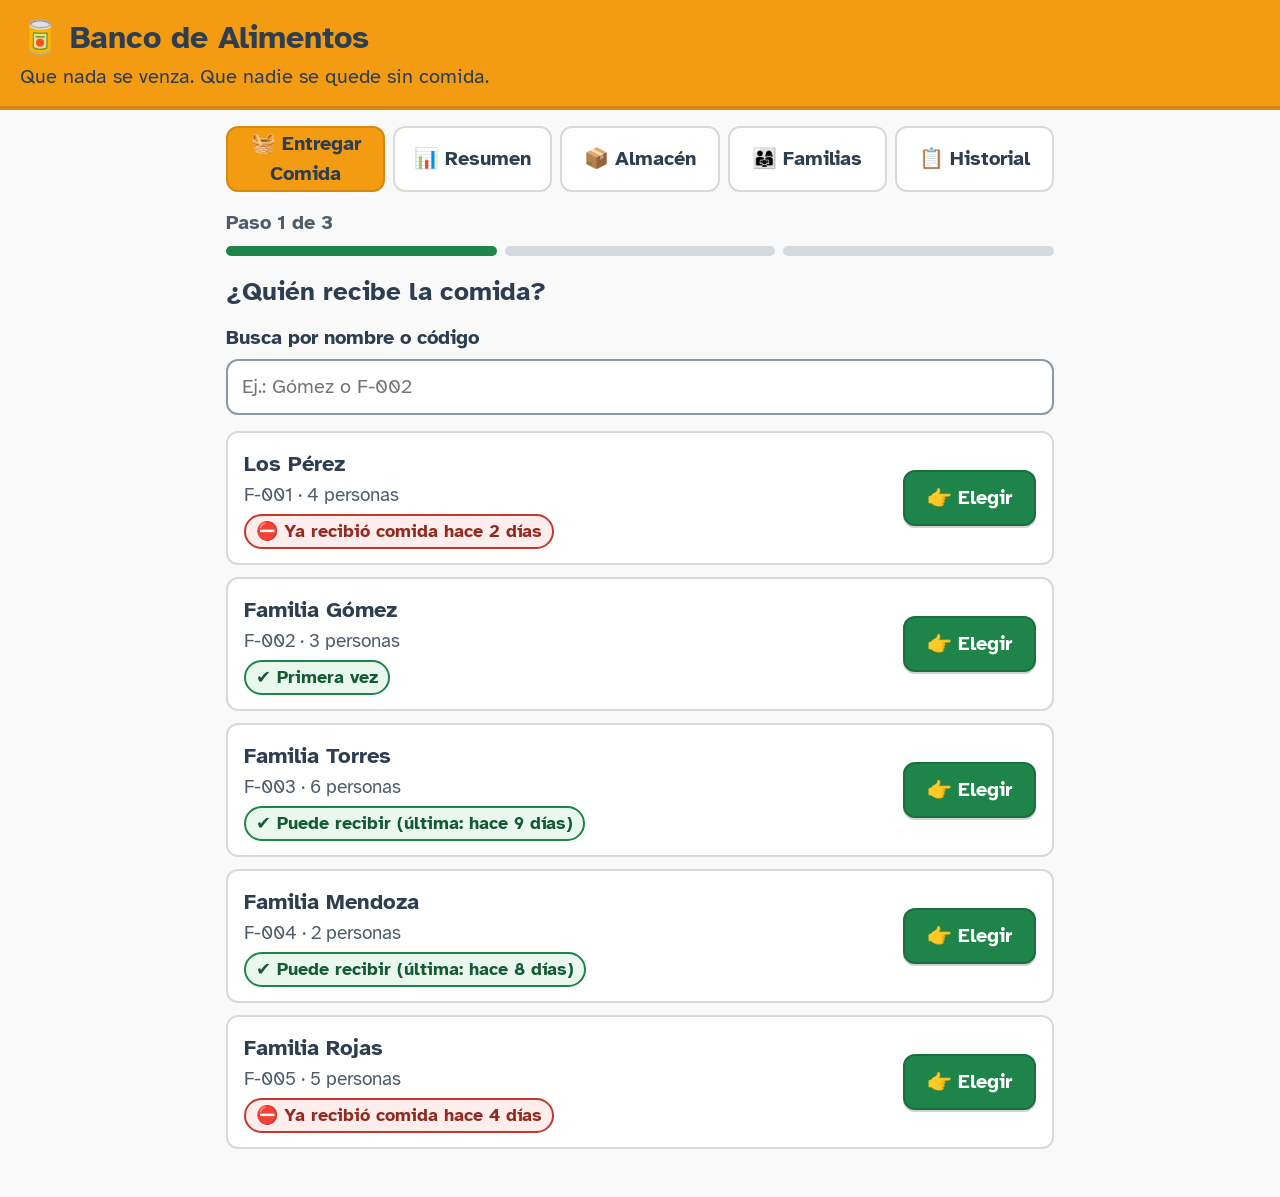
<file: docs/index.html>
<!doctype html>
<html lang="es">
<head>
  <meta charset="utf-8">
  <meta name="viewport" content="width=device-width, initial-scale=1">
  <title>Banco de Alimentos</title>
  <!-- Fuente opcional: si no hay internet se usa la fuente del sistema -->
  <link rel="preconnect" href="https://fonts.googleapis.com">
  <link href="https://fonts.googleapis.com/css2?family=Atkinson+Hyperlegible:wght@400;700&display=swap" rel="stylesheet">
  <link rel="stylesheet" href="styles.css">
</head>
<body>
  <header class="topbar">
    <h1>🥫 Banco de Alimentos</h1>
    <p class="lema">Que nada se venza. Que nadie se quede sin comida.</p>
  </header>

  <nav class="tabs" id="tabs" aria-label="Secciones"></nav>

  <div id="banner" class="banner-zona" aria-live="polite"></div>

  <main id="app" tabindex="-1"></main>

  <script src="app.js"></script>
</body>
</html>
</file>
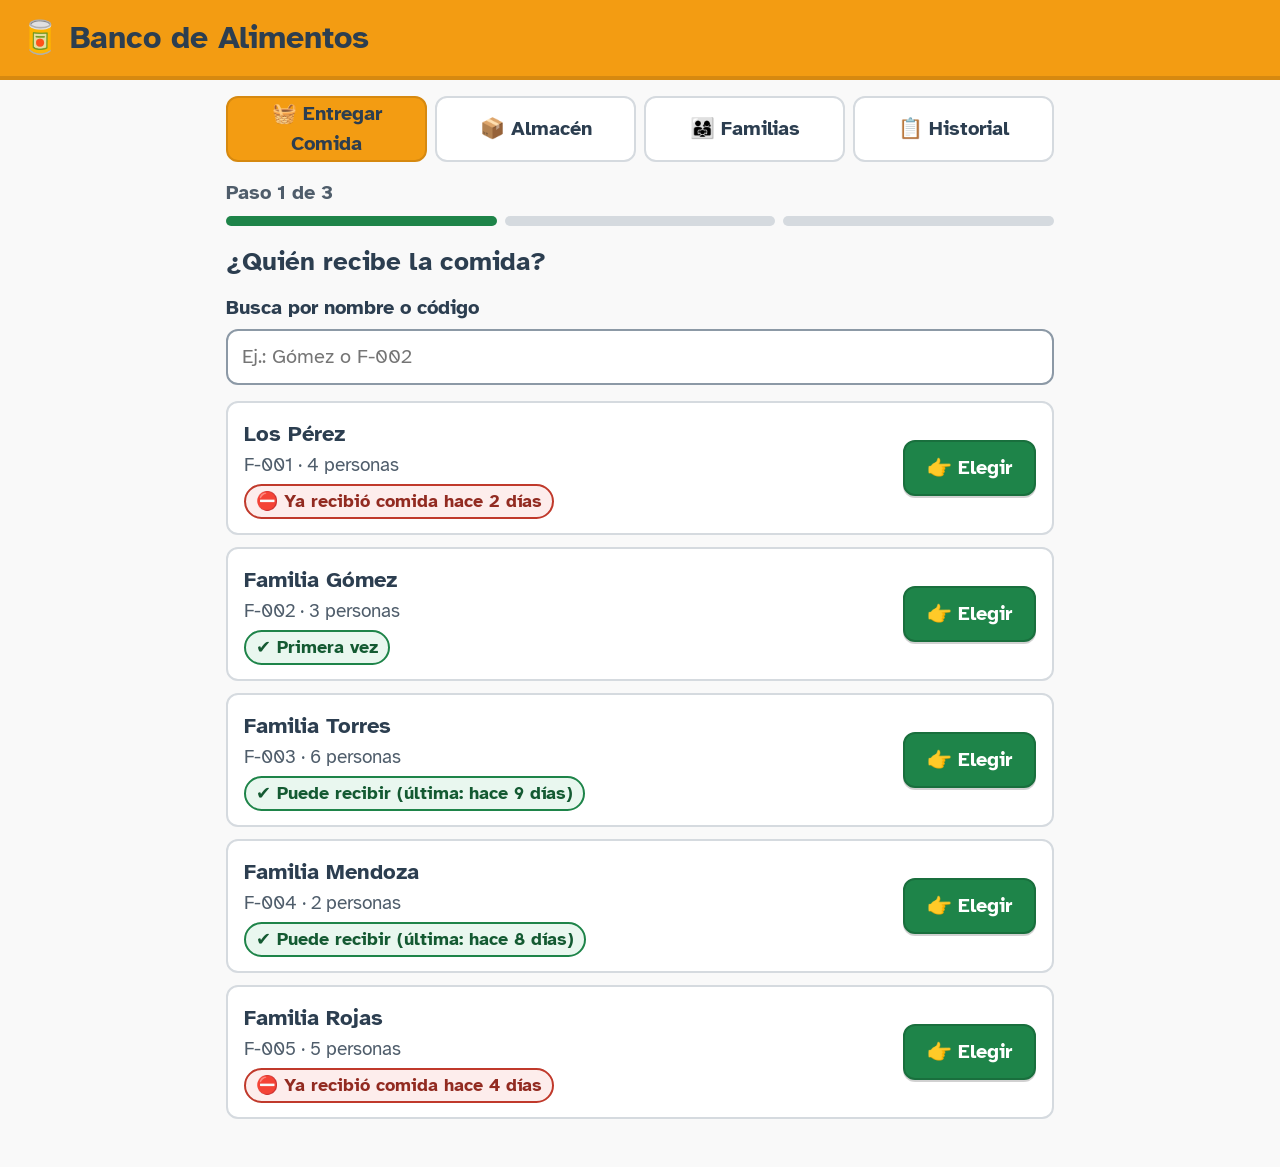
<file: ejercicio-2/app/index.html>
<!doctype html>
<html lang="es">
<head>
  <meta charset="utf-8">
  <meta name="viewport" content="width=device-width, initial-scale=1">
  <title>Banco de Alimentos</title>
  <!-- Fuente opcional: si no hay internet se usa la fuente del sistema -->
  <link rel="preconnect" href="https://fonts.googleapis.com">
  <link href="https://fonts.googleapis.com/css2?family=Atkinson+Hyperlegible:wght@400;700&display=swap" rel="stylesheet">
  <link rel="stylesheet" href="styles.css">
</head>
<body>
  <header class="topbar">
    <h1>🥫 Banco de Alimentos</h1>
  </header>

  <nav class="tabs" id="tabs" aria-label="Secciones"></nav>

  <div id="banner" class="banner-zona" aria-live="polite"></div>

  <main id="app" tabindex="-1"></main>

  <script src="app.js"></script>
</body>
</html>
</file>
<file: docs/styles.css>
:root {
  --fondo: #F9F9F9;
  --texto: #2C3E50;
  --texto-suave: #4F5D6B;
  --verde: #1E8449;
  --verde-oscuro: #196F3D;
  --rojo: #C0392B;
  --rojo-texto: #922B21;
  --rojo-suave: #FDEDEC;
  --acento: #F39C12;
  --borde: #D5DADF;
  --blanco: #FFFFFF;
  --radio: 12px;
}

* { box-sizing: border-box; }

html { font-size: 20px; }

body {
  margin: 0;
  background: var(--fondo);
  color: var(--texto);
  font-family: 'Atkinson Hyperlegible', 'Nunito', system-ui, -apple-system, 'Segoe UI', Roboto, sans-serif;
  font-size: 1rem;
  line-height: 1.5;
}

h1 { font-size: 1.6rem; margin: 0; }
h2 { font-size: 1.3rem; margin: 0 0 12px; }
h3 { font-size: 1.1rem; margin: 0; }

.topbar {
  background: var(--acento);
  color: var(--texto);
  padding: 14px 20px;
  border-bottom: 4px solid #D68910;
}

main { max-width: 860px; margin: 0 auto; padding: 16px 16px 48px; outline: none; }

/* ---------- Pestañas ---------- */
.tabs {
  display: flex; flex-wrap: wrap; gap: 8px;
  max-width: 860px; margin: 0 auto; padding: 16px 16px 0;
}
.tab {
  flex: 1 1 140px;
  min-height: 56px;
  font: inherit; font-weight: 700;
  background: var(--blanco); color: var(--texto);
  border: 2px solid var(--borde); border-radius: var(--radio);
  cursor: pointer;
}
.tab[aria-current="page"] {
  background: var(--acento); border-color: #D68910;
}

/* ---------- Botones ---------- */
.btn {
  display: inline-flex; align-items: center; justify-content: center; gap: 8px;
  min-height: 56px; min-width: 56px; padding: 10px 22px;
  font: inherit; font-weight: 700;
  border: 2px solid transparent; border-radius: var(--radio);
  cursor: pointer;
  box-shadow: 0 2px 0 rgba(0, 0, 0, .18);
  background: var(--blanco); color: var(--texto); border-color: var(--borde);
}
.btn:active { transform: translateY(1px); box-shadow: none; }
.btn-primario { background: var(--verde); color: #fff; border-color: var(--verde-oscuro); }
.btn-alerta { background: var(--rojo); color: #fff; border-color: #922B21; }
.btn-grande { min-height: 68px; font-size: 1.15rem; width: 100%; }
.btn[disabled] { opacity: .45; cursor: not-allowed; box-shadow: none; }

:focus-visible { outline: 3px solid #1A5276; outline-offset: 3px; }

/* ---------- Formularios ---------- */
label { display: block; font-weight: 700; margin-bottom: 6px; }
input, select {
  width: 100%; min-height: 56px; padding: 10px 14px;
  font: inherit; color: var(--texto);
  background: var(--blanco);
  border: 2px solid #8C99A6; border-radius: var(--radio);
}
.campo { margin-bottom: 16px; }
.fila { display: grid; gap: 16px; grid-template-columns: 1fr 1fr; }
@media (max-width: 560px) { .fila { grid-template-columns: 1fr; } }

/* ---------- Banners ---------- */
.banner-zona { max-width: 860px; margin: 0 auto; padding: 0 16px; }
.banner {
  margin-top: 16px; padding: 14px 18px;
  border-radius: var(--radio); border: 2px solid; font-weight: 700;
}
.banner-error { background: var(--rojo-suave); color: var(--rojo-texto); border-color: var(--rojo); }
.banner-ok { background: #E9F7EF; color: #145A32; border-color: var(--verde); }
.banner-aviso { background: #FEF5E7; color: #7E5109; border-color: var(--acento); }
.banner p { margin: 4px 0 0; font-weight: 400; }
.banner .acciones { display: flex; flex-wrap: wrap; gap: 12px; margin-top: 12px; }

/* ---------- Pasos ---------- */
.paso { font-weight: 700; color: var(--texto-suave); margin-bottom: 4px; }
.pasos-barra { display: flex; gap: 8px; margin: 8px 0 16px; }
.pasos-barra span { flex: 1; height: 10px; border-radius: 6px; background: var(--borde); }
.pasos-barra span.hecho { background: var(--verde); }

/* ---------- Tarjetas ---------- */
.lista { list-style: none; margin: 0; padding: 0; display: grid; gap: 12px; }
.tarjeta {
  background: var(--blanco);
  border: 2px solid var(--borde); border-radius: var(--radio);
  padding: 14px 16px;
  display: flex; flex-wrap: wrap; align-items: center; justify-content: space-between; gap: 12px;
}
.tarjeta.pronto { border: 3px solid var(--rojo); }
.tarjeta.vencido { border: 3px dashed var(--rojo); background: var(--rojo-suave); }
.tarjeta .info { flex: 1 1 220px; min-width: 0; }
.tarjeta .info strong { display: block; font-size: 1.1rem; overflow-wrap: anywhere; }
.suave { color: var(--texto-suave); font-size: .95rem; }

.etiqueta {
  display: inline-block; padding: 2px 10px; margin-top: 4px;
  border-radius: 999px; font-size: .9rem; font-weight: 700; border: 2px solid;
}
.etiqueta-roja { background: var(--rojo-suave); color: var(--rojo-texto); border-color: var(--rojo); }
.etiqueta-verde { background: #E9F7EF; color: #145A32; border-color: var(--verde); }
.etiqueta-gris { background: #EEF1F4; color: var(--texto); border-color: var(--borde); }

/* ---------- Cantidad ---------- */
.cantidad { display: flex; align-items: center; gap: 10px; }
.cantidad .valor { min-width: 48px; text-align: center; font-size: 1.5rem; font-weight: 700; }
.cantidad .btn { padding: 0; width: 56px; font-size: 1.5rem; }

/* ---------- Resumen y éxito ---------- */
.resumen { margin: 20px 0 12px; padding: 14px 16px; background: var(--blanco); border: 2px solid var(--borde); border-radius: var(--radio); }
.exito { text-align: center; padding: 32px 8px; }
.exito h2 { color: var(--verde); font-size: 2.2rem; line-height: 1.2; margin-bottom: 16px; }
.exito .grande { font-size: 4rem; }
.exito ul { list-style: none; padding: 0; margin: 16px auto 28px; max-width: 420px; text-align: left; }

.bloque { margin-top: 28px; }
.enlace { background: none; border: none; font: inherit; font-weight: 700; color: #1A5276; text-decoration: underline; cursor: pointer; min-height: 48px; padding: 0 4px; }

@media (prefers-reduced-motion: no-preference) {
  .btn { transition: transform .05s; }
}

/* ---------- Resumen ---------- */
.cifras { display: grid; grid-template-columns: repeat(auto-fit, minmax(200px, 1fr)); gap: 12px; margin-top: 12px; }
.cifra { background: var(--blanco); border: 2px solid var(--borde); border-radius: var(--radio); padding: 14px 16px; }
.cifra-valor { font-size: 2.2rem; font-weight: 700; line-height: 1.1; }
.cifra-texto { font-weight: 700; }
#cifra-rescate .cifra-valor { color: var(--verde); }
textarea { width: 100%; font: inherit; color: var(--texto); background: var(--blanco); border: 2px solid #8C99A6; border-radius: var(--radio); padding: 12px 14px; resize: vertical; }
.acciones-fila { display: flex; flex-wrap: wrap; align-items: center; gap: 12px; margin-top: 12px; }
.lema { margin: 0; font-weight: 400; font-size: 1rem; }
</file>
<file: ejercicio-2/app/styles.css>
:root {
  --fondo: #F9F9F9;
  --texto: #2C3E50;
  --texto-suave: #4F5D6B;
  --verde: #1E8449;
  --verde-oscuro: #196F3D;
  --rojo: #C0392B;
  --rojo-texto: #922B21;
  --rojo-suave: #FDEDEC;
  --acento: #F39C12;
  --borde: #D5DADF;
  --blanco: #FFFFFF;
  --radio: 12px;
}

* { box-sizing: border-box; }

html { font-size: 20px; }

body {
  margin: 0;
  background: var(--fondo);
  color: var(--texto);
  font-family: 'Atkinson Hyperlegible', 'Nunito', system-ui, -apple-system, 'Segoe UI', Roboto, sans-serif;
  font-size: 1rem;
  line-height: 1.5;
}

h1 { font-size: 1.6rem; margin: 0; }
h2 { font-size: 1.3rem; margin: 0 0 12px; }
h3 { font-size: 1.1rem; margin: 0; }

.topbar {
  background: var(--acento);
  color: var(--texto);
  padding: 14px 20px;
  border-bottom: 4px solid #D68910;
}

main { max-width: 860px; margin: 0 auto; padding: 16px 16px 48px; outline: none; }

/* ---------- Pestañas ---------- */
.tabs {
  display: flex; flex-wrap: wrap; gap: 8px;
  max-width: 860px; margin: 0 auto; padding: 16px 16px 0;
}
.tab {
  flex: 1 1 140px;
  min-height: 56px;
  font: inherit; font-weight: 700;
  background: var(--blanco); color: var(--texto);
  border: 2px solid var(--borde); border-radius: var(--radio);
  cursor: pointer;
}
.tab[aria-current="page"] {
  background: var(--acento); border-color: #D68910;
}

/* ---------- Botones ---------- */
.btn {
  display: inline-flex; align-items: center; justify-content: center; gap: 8px;
  min-height: 56px; min-width: 56px; padding: 10px 22px;
  font: inherit; font-weight: 700;
  border: 2px solid transparent; border-radius: var(--radio);
  cursor: pointer;
  box-shadow: 0 2px 0 rgba(0, 0, 0, .18);
  background: var(--blanco); color: var(--texto); border-color: var(--borde);
}
.btn:active { transform: translateY(1px); box-shadow: none; }
.btn-primario { background: var(--verde); color: #fff; border-color: var(--verde-oscuro); }
.btn-alerta { background: var(--rojo); color: #fff; border-color: #922B21; }
.btn-grande { min-height: 68px; font-size: 1.15rem; width: 100%; }
.btn[disabled] { opacity: .45; cursor: not-allowed; box-shadow: none; }

:focus-visible { outline: 3px solid #1A5276; outline-offset: 3px; }

/* ---------- Formularios ---------- */
label { display: block; font-weight: 700; margin-bottom: 6px; }
input, select {
  width: 100%; min-height: 56px; padding: 10px 14px;
  font: inherit; color: var(--texto);
  background: var(--blanco);
  border: 2px solid #8C99A6; border-radius: var(--radio);
}
.campo { margin-bottom: 16px; }
.fila { display: grid; gap: 16px; grid-template-columns: 1fr 1fr; }
@media (max-width: 560px) { .fila { grid-template-columns: 1fr; } }

/* ---------- Banners ---------- */
.banner-zona { max-width: 860px; margin: 0 auto; padding: 0 16px; }
.banner {
  margin-top: 16px; padding: 14px 18px;
  border-radius: var(--radio); border: 2px solid; font-weight: 700;
}
.banner-error { background: var(--rojo-suave); color: var(--rojo-texto); border-color: var(--rojo); }
.banner-ok { background: #E9F7EF; color: #145A32; border-color: var(--verde); }
.banner-aviso { background: #FEF5E7; color: #7E5109; border-color: var(--acento); }
.banner p { margin: 4px 0 0; font-weight: 400; }
.banner .acciones { display: flex; flex-wrap: wrap; gap: 12px; margin-top: 12px; }

/* ---------- Pasos ---------- */
.paso { font-weight: 700; color: var(--texto-suave); margin-bottom: 4px; }
.pasos-barra { display: flex; gap: 8px; margin: 8px 0 16px; }
.pasos-barra span { flex: 1; height: 10px; border-radius: 6px; background: var(--borde); }
.pasos-barra span.hecho { background: var(--verde); }

/* ---------- Tarjetas ---------- */
.lista { list-style: none; margin: 0; padding: 0; display: grid; gap: 12px; }
.tarjeta {
  background: var(--blanco);
  border: 2px solid var(--borde); border-radius: var(--radio);
  padding: 14px 16px;
  display: flex; flex-wrap: wrap; align-items: center; justify-content: space-between; gap: 12px;
}
.tarjeta.pronto { border: 3px solid var(--rojo); }
.tarjeta.vencido { border: 3px dashed var(--rojo); background: var(--rojo-suave); }
.tarjeta .info { flex: 1 1 220px; min-width: 0; }
.tarjeta .info strong { display: block; font-size: 1.1rem; overflow-wrap: anywhere; }
.suave { color: var(--texto-suave); font-size: .95rem; }

.etiqueta {
  display: inline-block; padding: 2px 10px; margin-top: 4px;
  border-radius: 999px; font-size: .9rem; font-weight: 700; border: 2px solid;
}
.etiqueta-roja { background: var(--rojo-suave); color: var(--rojo-texto); border-color: var(--rojo); }
.etiqueta-verde { background: #E9F7EF; color: #145A32; border-color: var(--verde); }
.etiqueta-gris { background: #EEF1F4; color: var(--texto); border-color: var(--borde); }

/* ---------- Cantidad ---------- */
.cantidad { display: flex; align-items: center; gap: 10px; }
.cantidad .valor { min-width: 48px; text-align: center; font-size: 1.5rem; font-weight: 700; }
.cantidad .btn { padding: 0; width: 56px; font-size: 1.5rem; }

/* ---------- Resumen y éxito ---------- */
.resumen { margin: 20px 0 12px; padding: 14px 16px; background: var(--blanco); border: 2px solid var(--borde); border-radius: var(--radio); }
.exito { text-align: center; padding: 32px 8px; }
.exito h2 { color: var(--verde); font-size: 2.2rem; line-height: 1.2; margin-bottom: 16px; }
.exito .grande { font-size: 4rem; }
.exito ul { list-style: none; padding: 0; margin: 16px auto 28px; max-width: 420px; text-align: left; }

.bloque { margin-top: 28px; }
.enlace { background: none; border: none; font: inherit; font-weight: 700; color: #1A5276; text-decoration: underline; cursor: pointer; min-height: 48px; padding: 0 4px; }

@media (prefers-reduced-motion: no-preference) {
  .btn { transition: transform .05s; }
}
</file>
